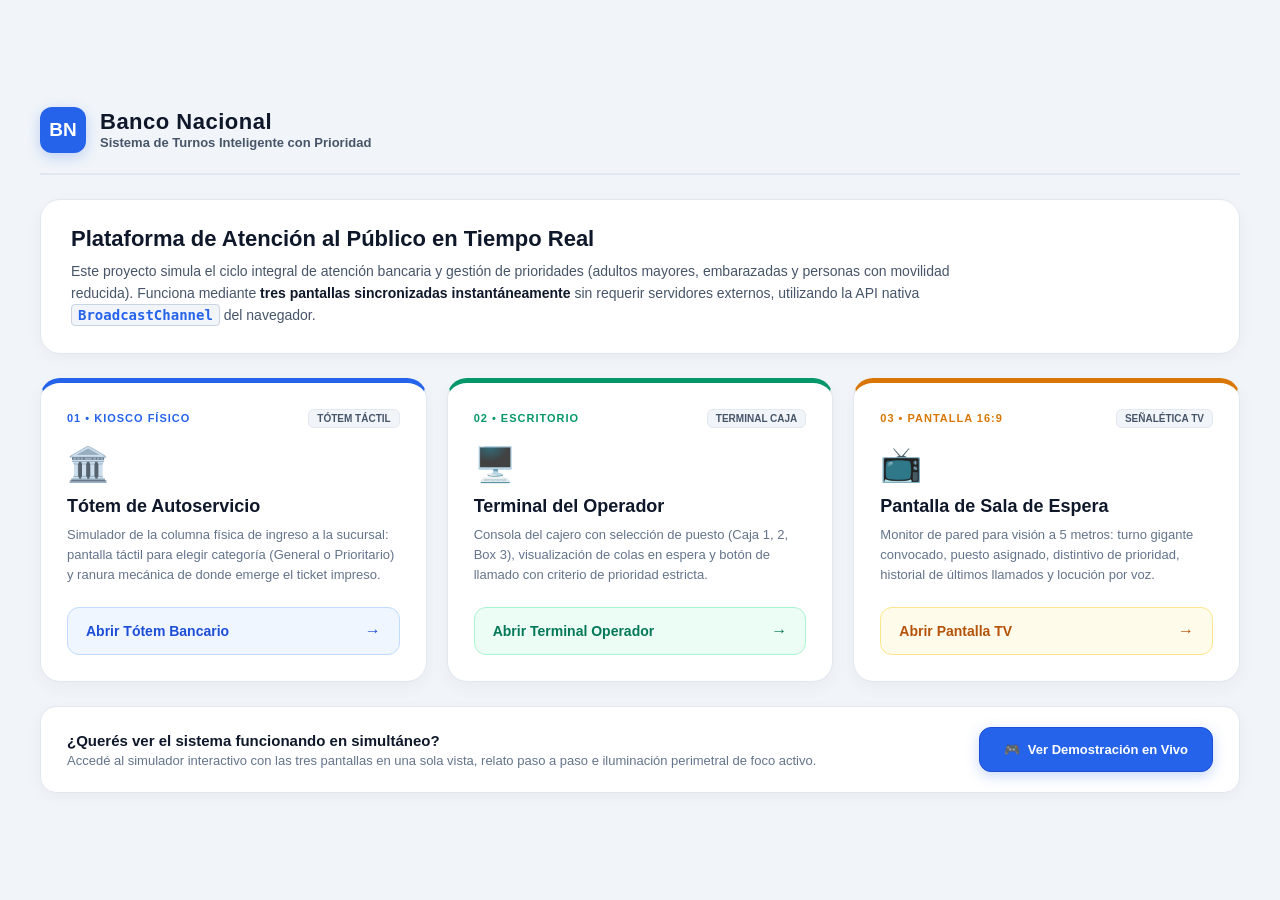
<file: index.html>
<!DOCTYPE html>
<html lang="es">
<head>
  <meta charset="UTF-8">
  <meta name="viewport" content="width=device-width, initial-scale=1.0">
  <title>Banco Nacional - Sistema de Turnos Inteligente</title>
  <link rel="stylesheet" href="style-index.css">
</head>
<body>

  <!-- CONTENEDOR PRINCIPAL: CSS GRID -->
  <main class="portal-layout">

    <!-- CABECERA INSTITUCIONAL (FLEXBOX) -->
    <header class="portal-header">
      <div class="brand-badge">
        <div class="brand-logo">BN</div>
        <div class="brand-text">
          <h1 class="brand-name">Banco Nacional</h1>
          <span class="system-subtitle">Sistema de Turnos Inteligente con Prioridad</span>
        </div>
      </div>
    </header>

    <!-- INTRODUCCIÓN Y CONTEXTO DEL PROYECTO -->
    <section class="intro-section">
      <h2 class="intro-title">Plataforma de Atención al Público en Tiempo Real</h2>
      <p class="intro-description">
        Este proyecto simula el ciclo integral de atención bancaria y gestión de prioridades (adultos mayores, embarazadas y personas con movilidad reducida).
        Funciona mediante <strong>tres pantallas sincronizadas instantáneamente</strong> sin requerir servidores externos, utilizando la API nativa <code>BroadcastChannel</code> del navegador.
      </p>
    </section>

    <!-- MATRIZ DE ACCESOS A LAS 3 VISTAS: CSS GRID -->
    <section class="cards-grid">

      <!-- TARJETA 1: TÓTEM BANCARIO (AUTOSERVICIO) -->
      <article class="view-card card-client">
        <div class="card-top">
          <span class="view-tag tag-client">01 &bull; Kiosco Físico</span>
          <span class="tech-tag">Tótem Táctil</span>
        </div>
        <div class="card-icon">🏛️</div>
        <h3 class="card-title">Tótem de Autoservicio</h3>
        <p class="card-description">
          Simulador de la columna física de ingreso a la sucursal: pantalla táctil para elegir categoría (General o Prioritario) y ranura mecánica de donde emerge el ticket impreso.
        </p>
        <a href="totem.html" target="_blank" rel="noopener noreferrer" class="card-btn btn-client">
          <span>Abrir Tótem Bancario</span>
          <span class="btn-arrow">&rarr;</span>
        </a>
      </article>

      <!-- TARJETA 2: OPERADOR (CAJA) -->
      <article class="view-card card-operator">
        <div class="card-top">
          <span class="view-tag tag-operator">02 &bull; Escritorio</span>
          <span class="tech-tag">Terminal Caja</span>
        </div>
        <div class="card-icon">🖥️</div>
        <h3 class="card-title">Terminal del Operador</h3>
        <p class="card-description">
          Consola del cajero con selección de puesto (Caja 1, 2, Box 3), visualización de colas en espera y botón de llamado con criterio de prioridad estricta.
        </p>
        <a href="operador.html" target="_blank" rel="noopener noreferrer" class="card-btn btn-operator">
          <span>Abrir Terminal Operador</span>
          <span class="btn-arrow">&rarr;</span>
        </a>
      </article>

      <!-- TARJETA 3: TV (SALA DE ESPERA) -->
      <article class="view-card card-tv">
        <div class="card-top">
          <span class="view-tag tag-tv">03 &bull; Pantalla 16:9</span>
          <span class="tech-tag">Señalética TV</span>
        </div>
        <div class="card-icon">📺</div>
        <h3 class="card-title">Pantalla de Sala de Espera</h3>
        <p class="card-description">
          Monitor de pared para visión a 5 metros: turno gigante convocado, puesto asignado, distintivo de prioridad, historial de últimos llamados y locución por voz.
        </p>
        <a href="tv.html" target="_blank" rel="noopener noreferrer" class="card-btn btn-tv">
          <span>Abrir Pantalla TV</span>
          <span class="btn-arrow">&rarr;</span>
        </a>
      </article>

    </section>

    <!-- BARRA DE ACCESO A LA DEMO INTEGRADA EN VIVO -->
    <section class="launch-strip">
      <div class="launch-info">
        <h4 class="launch-title">¿Querés ver el sistema funcionando en simultáneo?</h4>
        <p class="launch-subtitle">Accedé al simulador interactivo con las tres pantallas en una sola vista, relato paso a paso e iluminación perimetral de foco activo.</p>
      </div>
      <div>
        <a href="demo.html" target="_blank" rel="noopener noreferrer" class="btn-launch-all" style="text-decoration: none; display: inline-flex; align-items: center; gap: 8px;">
          <span>🎮</span>
          <span>Ver Demostración en Vivo</span>
        </a>
      </div>
    </section>

  </main>

</body>
</html>
</file>
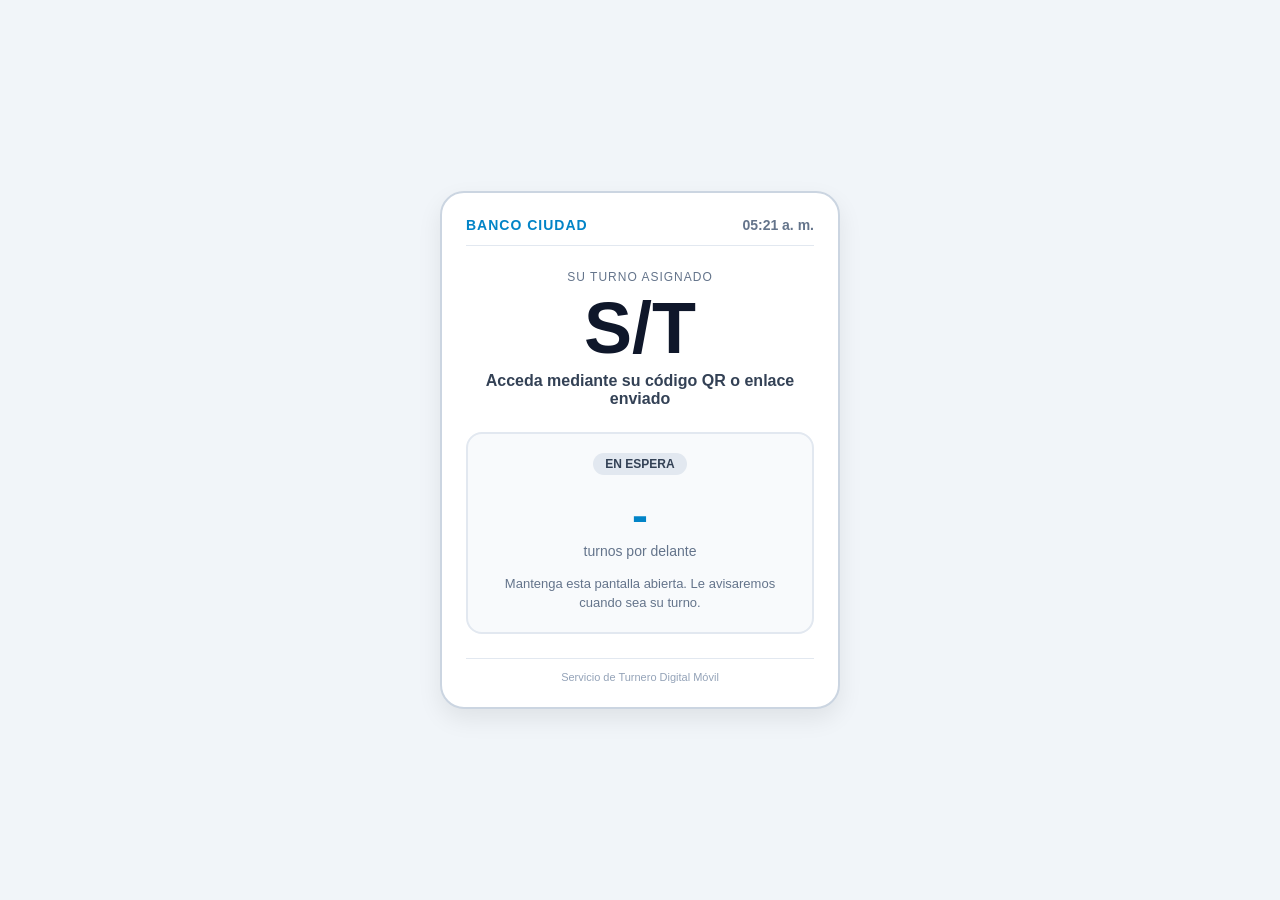
<file: cliente.html>
<!DOCTYPE html>
<html lang="es">
<head>
  <meta charset="UTF-8">
  <meta name="viewport" content="width=device-width, initial-scale=1.0">
  <title>Mi Turno - Banco Ciudad</title>
  <link rel="stylesheet" href="style-cliente.css">
</head>
<body>

  <main id="mobile-card" class="mobile-card">
    
    <!-- Encabezado Móvil -->
    <header class="mobile-header">
      <span class="bank-name">BANCO CIUDAD</span>
      <span id="cliente-clock" class="cliente-clock">12:00</span>
    </header>

    <!-- Información de Mi Turno -->
    <section class="turn-info-section">
      <p class="section-label">SU TURNO ASIGNADO</p>
      <h1 id="user-turn-number" class="user-turn-number">--</h1>
      <p id="user-turn-service" class="user-turn-service">Cargando servicio...</p>
    </section>

    <!-- Estado y Contador de Espera -->
    <section id="status-box" class="status-box status-waiting">
      <div class="status-header">
        <span id="status-badge" class="status-badge">En Espera</span>
      </div>

      <div id="waiting-counter-container" class="waiting-counter-container">
        <span class="counter-number" id="turns-ahead-count">-</span>
        <span class="counter-label" id="turns-ahead-label">turnos por delante</span>
      </div>

      <p id="status-message" class="status-message">
        Mantenga esta pantalla abierta. Le avisaremos cuando sea su turno.
      </p>

      <div id="destination-box" class="destination-box" style="display: none;">
        <span class="destination-label">POR FAVOR DIRÍJASE A:</span>
        <span id="destination-puesto" class="destination-puesto">Puesto --</span>
      </div>
    </section>

    <!-- Pie de página con recomendación -->
    <footer class="mobile-footer">
      <p>Servicio de Turnero Digital Móvil</p>
    </footer>

  </main>

  <script src="cliente.js"></script>
</body>
</html>
</file>
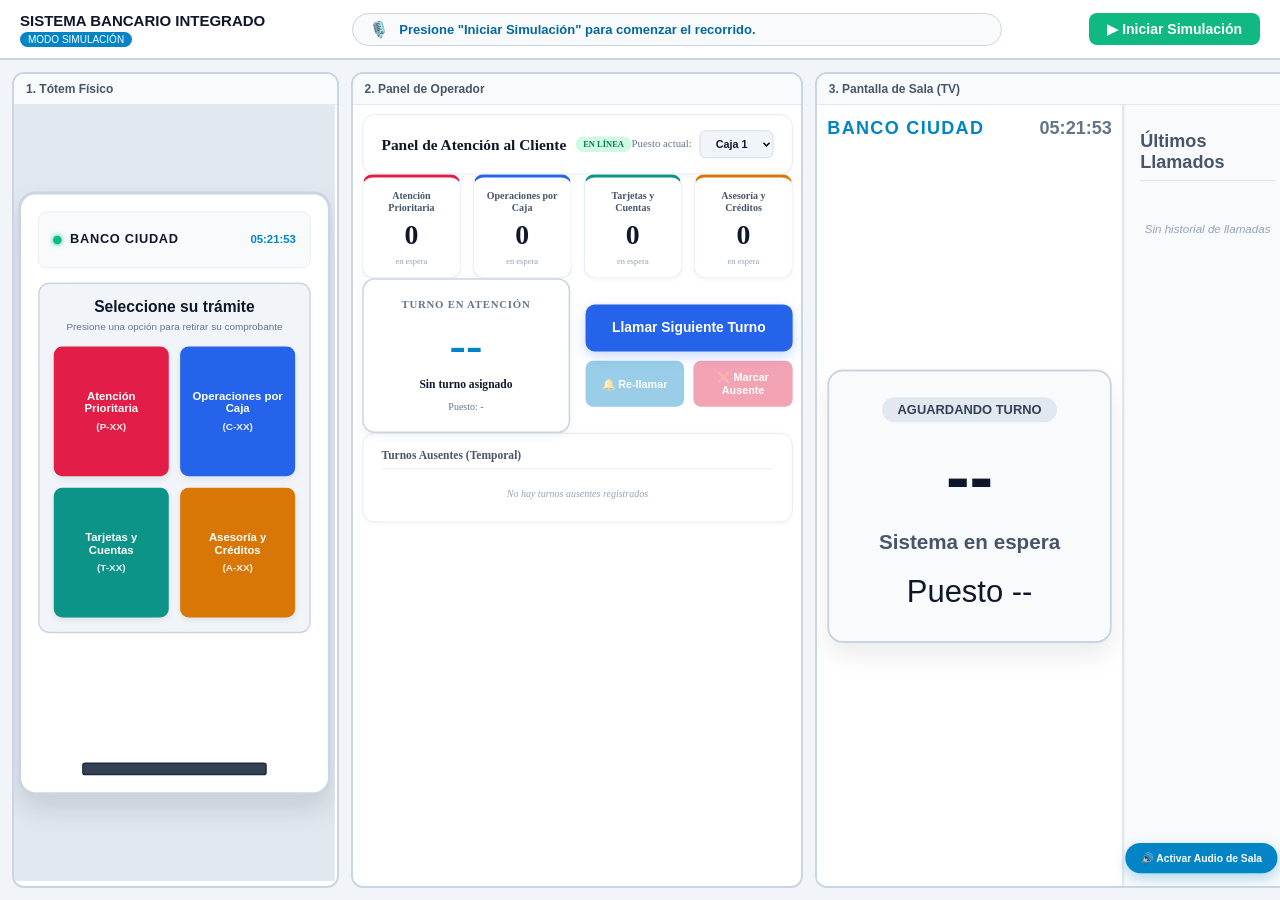
<file: demo.html>
<!DOCTYPE html>
<html lang="es">
<head>
  <meta charset="UTF-8">
  <meta name="viewport" content="width=device-width, initial-scale=1.0">
  <title>Demostración Integrada - Turnero Bancario</title>
  <link rel="stylesheet" href="style-demo.css">
</head>
<body>

  <!-- Barra superior con estado y narrador en tiempo real -->
  <header class="demo-navbar">
    <div class="demo-title">
      <h2>SISTEMA BANCARIO INTEGRADO</h2>
      <span class="status-tag">Modo Simulación</span>
    </div>

    <!-- Banner Narrador -->
    <div id="demo-narrator" class="demo-narrator">
      <span class="narrator-icon">🎙️</span>
      <p id="narrator-text">Presione "Iniciar Simulación" para comenzar el recorrido.</p>
    </div>

    <!-- Botón de disparo de la secuencia -->
    <button type="button" id="btn-start-demo" class="btn-start">
      ▶ Iniciar Simulación
    </button>
  </header>

  <!-- Layout de 3 Columnas Asimétricas -->
  <main class="demo-grid">
    
    <!-- Columna 1: Tótem -->
    <div id="wrapper-totem" class="frame-wrapper glow-totem">
      <div class="frame-label">1. Tótem Físico</div>
      <div class="iframe-container">
        <iframe id="frame-totem" src="totem.html" title="Tótem Bancario" scrolling="no"></iframe>
      </div>
    </div>

    <!-- Columna 2: Operador -->
    <div id="wrapper-operador" class="frame-wrapper glow-operador">
      <div class="frame-label">2. Panel de Operador</div>
      <div class="iframe-container">
        <iframe id="frame-operador" src="operador.html" title="Panel Operador" scrolling="no"></iframe>
      </div>
    </div>

    <!-- Columna 3: TV -->
    <div id="wrapper-tv" class="frame-wrapper glow-tv">
      <div class="frame-label">3. Pantalla de Sala (TV)</div>
      <div class="iframe-container">
        <iframe id="frame-tv" src="tv.html" title="Pantalla TV" scrolling="no"></iframe>
      </div>
    </div>

  </main>

  <script src="demo.js"></script>
</body>
</html>
</file>
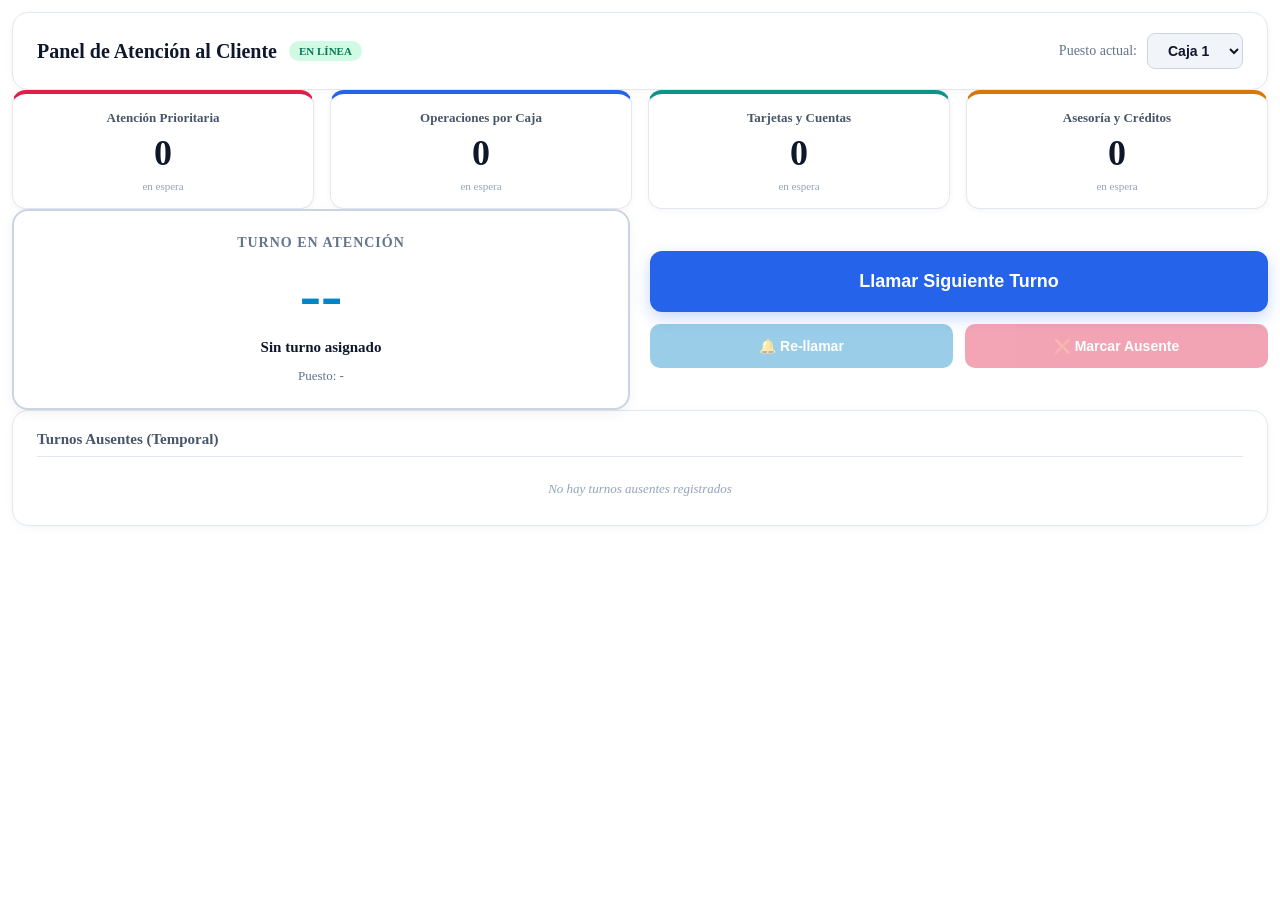
<file: operador.html>
<!DOCTYPE html>
<html lang="es">
<head>
  <meta charset="UTF-8">
  <meta name="viewport" content="width=device-width, initial-scale=1.0">
  <title>Panel de Operador - Banco Ciudad</title>
  <link rel="stylesheet" href="style-operador.css">
</head>
<body>

  <main class="operator-container">
    
    <!-- Encabezado y Selector de Puesto -->
    <header class="operator-header">
      <div class="header-info">
        <h1>Panel de Atención al Cliente</h1>
        <span class="status-badge">En línea</span>
      </div>
      
      <div class="puesto-selector-wrapper">
        <label for="select-caja">Puesto actual:</label>
        <select id="select-caja">
          <option value="Caja 1">Caja 1</option>
          <option value="Caja 2">Caja 2</option>
          <option value="Box 1">Box 1</option>
          <option value="Box 2">Box 2</option>
        </select>
      </div>
    </header>

    <!-- Telemetría de Colas (4 Tarjetas) -->
    <section class="queues-telemetry">
      <div class="telemetry-card card-priority">
        <h3>Atención Prioritaria</h3>
        <p class="queue-count" id="count-prioritaria">0</p>
        <span class="queue-label">en espera</span>
      </div>

      <div class="telemetry-card card-cashier">
        <h3>Operaciones por Caja</h3>
        <p class="queue-count" id="count-caja">0</p>
        <span class="queue-label">en espera</span>
      </div>

      <div class="telemetry-card card-cards">
        <h3>Tarjetas y Cuentas</h3>
        <p class="queue-count" id="count-tarjetas">0</p>
        <span class="queue-label">en espera</span>
      </div>

      <div class="telemetry-card card-advisory">
        <h3>Asesoría y Créditos</h3>
        <p class="queue-count" id="count-asesoria">0</p>
        <span class="queue-label">en espera</span>
      </div>
    </section>

    <!-- Panel de Llamado y Turno en Atención -->
    <section class="call-control-panel">
      
      <!-- Recuadro del Turno Actualmente en Atención -->
      <div class="current-turn-card">
        <h2>Turno en Atención</h2>
        <div id="display-turno-actual" class="turn-display">--</div>
        <div id="display-servicio-actual" class="service-display">Sin turno asignado</div>
        <div id="display-puesto-actual" class="puesto-display">Puesto: -</div>
      </div>

      <!-- Acciones del Operador -->
      <div class="actions-panel">
        <button type="button" id="btn-llamar" class="btn-primary-call">
          Llamar Siguiente Turno
        </button>

        <div class="secondary-actions">
          <button type="button" id="btn-rellamar" class="btn-secondary" disabled>
            🔔 Re-llamar
          </button>
          <button type="button" id="btn-ausente" class="btn-danger" disabled>
            ❌ Marcar Ausente
          </button>
        </div>
      </div>

    </section>

    <!-- Sección de Gestión de Turnos Ausentes -->
    <section class="absent-management-panel">
      <h2>Turnos Ausentes (Temporal)</h2>
      <ul id="lista-ausentes" class="absent-list">
        <li class="absent-empty">No hay turnos ausentes registrados</li>
      </ul>
    </section>

  </main>

  <script src="operador.js"></script>
</body>
</html>
</file>
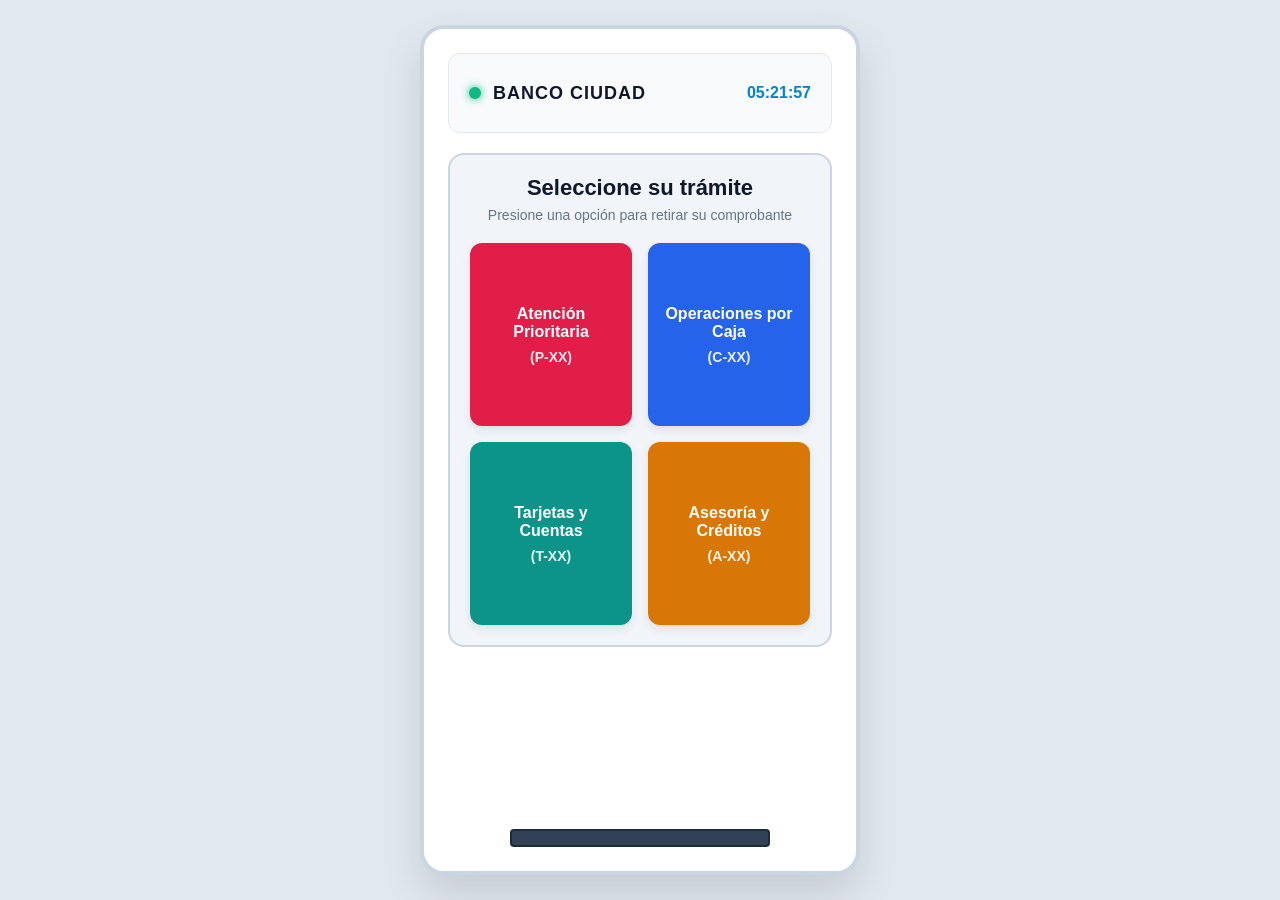
<file: totem.html>
<!DOCTYPE html>
<html lang="es">
<head>
  <meta charset="UTF-8">
  <meta name="viewport" content="width=device-width, initial-scale=1.0">
  <title>Tótem Bancario - Autoservicio</title>
  <link rel="stylesheet" href="style-totem.css">
</head>
<body>

  <!-- Chasis central vertical del Tótem -->
  <main id="totem-chassis">
    
    <!-- Cabezal del tótem -->
    <header class="totem-header">
      <div class="brand-logo">
        <span class="led-indicator"></span>
        <h2>BANCO CIUDAD</h2>
      </div>
      <div id="totem-clock" class="totem-clock">12:00:00</div>
    </header>

    <!-- Pantalla táctil -->
    <section class="screen-container">
      <div class="screen-header">
        <h1>Seleccione su trámite</h1>
        <p>Presione una opción para retirar su comprobante</p>
      </div>

      <!-- Grilla 2x2 para los 4 botones de servicio -->
      <div class="services-grid">
        <button type="button" class="service-btn btn-priority" data-servicio="priority">
          <span class="service-title">Atención Prioritaria</span>
          <span class="service-code">(P-XX)</span>
        </button>

        <button type="button" class="service-btn btn-cashier" data-servicio="cashier">
          <span class="service-title">Operaciones por Caja</span>
          <span class="service-code">(C-XX)</span>
        </button>

        <button type="button" class="service-btn btn-cards" data-servicio="cards">
          <span class="service-title">Tarjetas y Cuentas</span>
          <span class="service-code">(T-XX)</span>
        </button>

        <button type="button" class="service-btn btn-advisory" data-servicio="advisory">
          <span class="service-title">Asesoría y Créditos</span>
          <span class="service-code">(A-XX)</span>
        </button>
      </div>
    </section>

    <!-- Ranura mecánica inferior con ticket impreso -->
    <footer class="dispenser-area">
      <div id="dispenser-slot">
        <div id="ticket-impreso">
          <div class="ticket-header">BANCO CIUDAD</div>
          <span id="ticket-badge" class="ticket-badge">GENERAL</span>
          <div id="ticket-numero" class="ticket-number">C-00</div>
          <div id="ticket-servicio" class="ticket-info">Seleccione un trámite</div>
          <div id="ticket-espera" class="ticket-espera">Tiempo de espera est.: ~0 min</div>
          <div id="ticket-fechahora" class="ticket-fechahora">--/--/---- --:--</div>
          <div class="ticket-footer">Espere su turno en pantalla</div>
        </div>
      </div>
    </footer>

  </main>

  <script src="totem.js"></script>
</body>
</html>
</file>
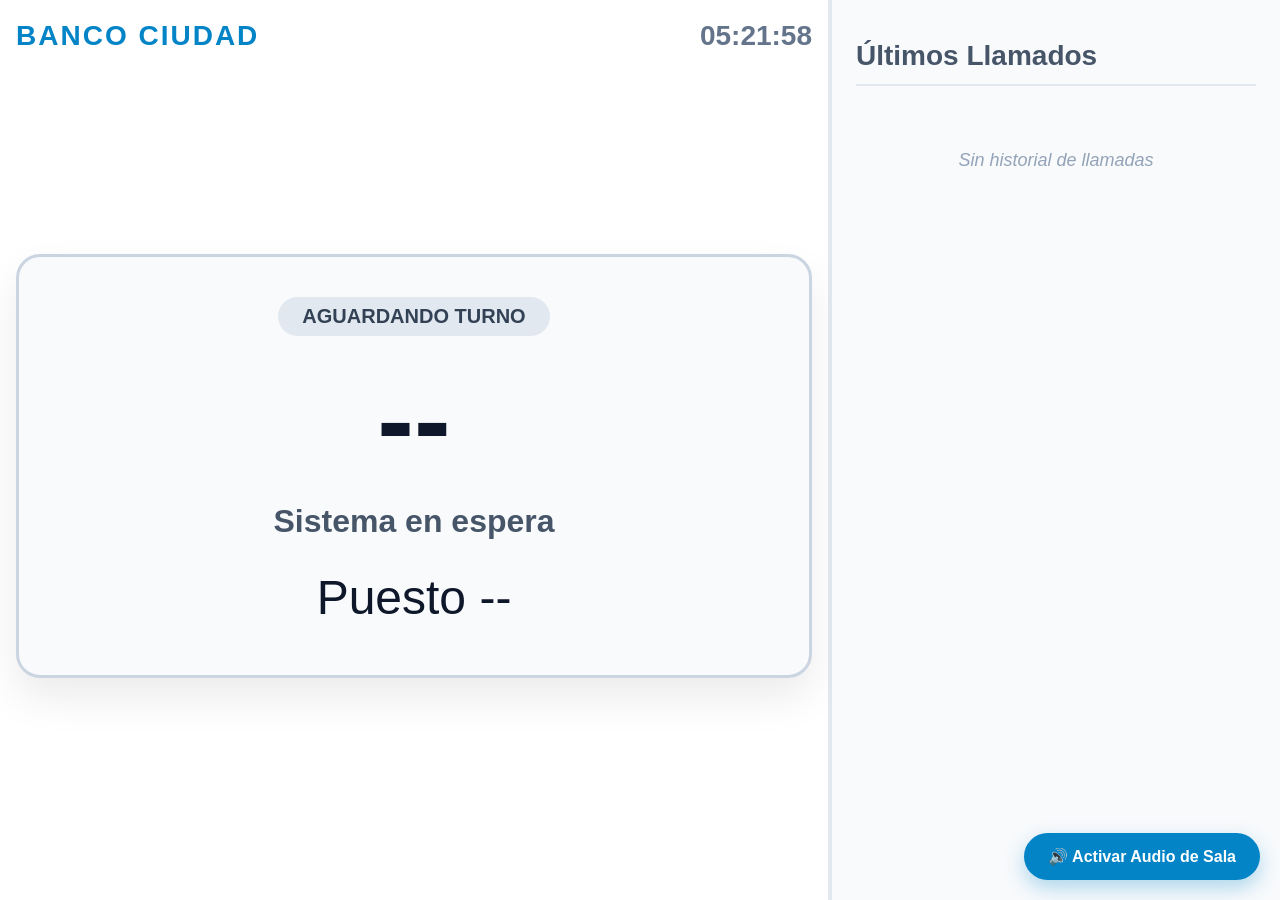
<file: tv.html>
<!DOCTYPE html>
<html lang="es">
<head>
  <meta charset="UTF-8">
  <meta name="viewport" content="width=device-width, initial-scale=1.0">
  <title>Pantalla TV - Turnos Llamados</title>
  <link rel="stylesheet" href="style-tv.css">
</head>
<body>

  <!-- Botón flotante para desbloquear la síntesis de voz del navegador -->
  <button id="btn-audio" class="btn-audio-floats">
    🔊 Activar Audio de Sala
  </button>

  <div id="tv-container">
    
    <!-- Zona Principal Hero (65% del ancho) -->
    <main class="hero-zone">
      <header class="hero-header">
        <span class="bank-title">BANCO CIUDAD</span>
        <span id="tv-clock" class="tv-clock">12:00:00</span>
      </header>

      <section class="hero-content">
        <div id="hero-card" class="hero-card">
          <span id="tv-badge" class="tv-badge">AGUARDANDO TURNO</span>
          <h1 id="tv-numero" class="tv-numero">--</h1>
          <p id="tv-servicio" class="tv-servicio">Sistema en espera</p>
          <div id="tv-destino" class="tv-destino">Puesto --</div>
        </div>
      </section>
    </main>

    <!-- Zona Lateral Historial (35% del ancho) -->
    <aside class="history-zone">
      <h2 class="history-title">Últimos Llamados</h2>
      <ul id="history-list" class="history-list">
        <li class="history-empty">Sin historial de llamadas</li>
      </ul>
    </aside>

  </div>

  <script src="tv.js"></script>
</body>
</html>
</file>
<file: style-index.css>
/* ==========================================================================
   ESTILOS: PORTADA PRINCIPAL (INDEX.HTML) - TEMA CLARO DE DÍA
   Reglas: Grid exterior, Flexbox interior, px y %, colores directos sin variables
   ========================================================================== */

* {
  box-sizing: border-box;
  margin: 0;
  padding: 0;
}

body {
  font-family: -apple-system, BlinkMacSystemFont, "Segoe UI", Roboto, "Helvetica Neue", Arial, sans-serif;
  background-color: #f1f5f9;
  color: #0f172a;
  min-height: 100vh;
  display: flex;
  align-items: center;
  justify-content: center;
  padding: 30px 20px;
  -webkit-font-smoothing: antialiased;
}

/* LAYOUT GENERAL: CSS GRID */
.portal-layout {
  width: 100%;
  max-width: 1200px;
  display: grid;
  grid-template-rows: auto auto 1fr auto;
  row-gap: 24px;
}

/* CABECERA (FLEXBOX) */
.portal-header {
  display: flex;
  justify-content: space-between;
  align-items: center;
  border-bottom: 2px solid #e2e8f0;
  padding-bottom: 20px;
}

.brand-badge {
  display: flex;
  align-items: center;
  gap: 14px;
}

.brand-logo {
  width: 46px;
  height: 46px;
  background-color: #2563eb;
  border-radius: 12px;
  display: flex;
  align-items: center;
  justify-content: center;
  font-size: 19px;
  font-weight: 900;
  color: #ffffff;
  box-shadow: 0 4px 14px rgba(37, 99, 235, 0.25);
}

.brand-text {
  display: flex;
  flex-direction: column;
}

.brand-name {
  font-size: 22px;
  font-weight: 900;
  color: #0f172a;
  letter-spacing: 0.5px;
}

.system-subtitle {
  font-size: 13px;
  color: #475569;
  font-weight: 600;
}

/* SECCIÓN INTRODUCCIÓN (FLEXBOX) */
.intro-section {
  background-color: #ffffff;
  border: 1px solid #e2e8f0;
  border-radius: 20px;
  padding: 26px 30px;
  display: flex;
  flex-direction: column;
  gap: 8px;
  box-shadow: 0 4px 16px rgba(0, 0, 0, 0.04);
}

.intro-title {
  font-size: 22px;
  font-weight: 800;
  color: #0f172a;
}

.intro-description {
  font-size: 14px;
  line-height: 1.6;
  color: #475569;
  max-width: 900px;
}

.intro-description strong {
  color: #0f172a;
}

.intro-description code {
  font-family: monospace;
  background-color: #f1f5f9;
  padding: 2px 6px;
  border-radius: 4px;
  color: #2563eb;
  border: 1px solid #cbd5e1;
  font-weight: 700;
}

/* MATRIZ DE TARJETAS: CSS GRID (3 COLUMNAS) */
.cards-grid {
  display: grid;
  grid-template-columns: repeat(3, 1fr);
  column-gap: 20px;
}

.view-card {
  background-color: #ffffff;
  border: 1px solid #e2e8f0;
  border-radius: 20px;
  padding: 26px;
  display: flex;
  flex-direction: column;
  justify-content: space-between;
  box-shadow: 0 6px 18px rgba(0, 0, 0, 0.04);
  transition: transform 0.2s ease, box-shadow 0.2s ease;
}

.view-card:hover {
  transform: translateY(-4px);
  box-shadow: 0 12px 28px rgba(0, 0, 0, 0.08);
}

.card-client {
  border-top: 5px solid #2563eb;
}

.card-operator {
  border-top: 5px solid #059669;
}

.card-tv {
  border-top: 5px solid #d97706;
}

.card-top {
  display: flex;
  justify-content: space-between;
  align-items: center;
  margin-bottom: 16px;
}

.view-tag {
  font-size: 11px;
  font-weight: 800;
  letter-spacing: 1px;
  text-transform: uppercase;
}

.tag-client {
  color: #2563eb;
}

.tag-operator {
  color: #059669;
}

.tag-tv {
  color: #d97706;
}

.tech-tag {
  font-size: 10px;
  background-color: #f1f5f9;
  border: 1px solid #e2e8f0;
  padding: 3px 8px;
  border-radius: 6px;
  color: #475569;
  font-weight: 700;
  text-transform: uppercase;
}

.card-icon {
  font-size: 34px;
  margin-bottom: 12px;
}

.card-title {
  font-size: 18px;
  font-weight: 800;
  color: #0f172a;
  margin-bottom: 8px;
}

.card-description {
  font-size: 13px;
  line-height: 1.55;
  color: #64748b;
  margin-bottom: 22px;
  flex: 1;
}

/* BOTONES DE ENLACE DIRECTO (FLEXBOX) */
.card-btn {
  text-decoration: none;
  border-radius: 12px;
  padding: 14px 18px;
  font-size: 14px;
  font-weight: 800;
  display: flex;
  justify-content: space-between;
  align-items: center;
  transition: background-color 0.15s ease, transform 0.15s ease;
  user-select: none;
}

.card-btn:active {
  transform: translateY(2px);
}

.btn-client {
  background-color: #eff6ff;
  border: 1px solid #bfdbfe;
  color: #1d4ed8;
}

.btn-client:hover {
  background-color: #2563eb;
  color: #ffffff;
  border-color: #2563eb;
}

.btn-operator {
  background-color: #ecfdf5;
  border: 1px solid #a7f3d0;
  color: #047857;
}

.btn-operator:hover {
  background-color: #059669;
  color: #ffffff;
  border-color: #059669;
}

.btn-tv {
  background-color: #fffbeb;
  border: 1px solid #fde68a;
  color: #b45309;
}

.btn-tv:hover {
  background-color: #d97706;
  color: #ffffff;
  border-color: #d97706;
}

.btn-arrow {
  font-size: 16px;
  font-weight: 900;
}

/* BARRA DE LANZAMIENTO COMPLETO (FLEXBOX) */
.launch-strip {
  background-color: #ffffff;
  border: 1px solid #e2e8f0;
  border-radius: 16px;
  padding: 20px 26px;
  display: flex;
  justify-content: space-between;
  align-items: center;
  box-shadow: 0 4px 16px rgba(0, 0, 0, 0.04);
}

.launch-info {
  display: flex;
  flex-direction: column;
  gap: 4px;
}

.launch-title {
  font-size: 15px;
  font-weight: 800;
  color: #0f172a;
}

.launch-subtitle {
  font-size: 13px;
  color: #64748b;
}

.btn-launch-all {
  background-color: #2563eb;
  border: 1px solid #1d4ed8;
  color: #ffffff;
  border-radius: 12px;
  padding: 14px 24px;
  font-size: 13px;
  font-weight: 800;
  cursor: pointer;
  box-shadow: 0 4px 14px rgba(37, 99, 235, 0.25);
  transition: all 0.15s ease;
  white-space: nowrap;
}

.btn-launch-all:hover {
  background-color: #1d4ed8;
  box-shadow: 0 6px 18px rgba(37, 99, 235, 0.35);
}

.btn-launch-all:active {
  transform: translateY(2px);
}

/* RESPONSIVE MEDIA QUERIES */
@media (max-width: 960px) {
  .cards-grid {
    grid-template-columns: 100%;
    row-gap: 16px;
  }

  .launch-strip {
    flex-direction: column;
    align-items: flex-start;
    gap: 14px;
  }

  .btn-launch-all {
    width: 100%;
    text-align: center;
  }
}

@media (max-width: 600px) {
  body {
    padding: 16px;
  }

  .portal-header {
    flex-direction: column;
    align-items: flex-start;
    gap: 12px;
  }
}
</file>
<file: style-cliente.css>
* {
    box-sizing: border-box;
    margin: 0;
    padding: 0;
  }
  
  body {
    background-color: #f1f5f9;
    font-family: Arial, sans-serif;
    color: #0f172a;
    min-height: 100vh;
    display: flex;
    justify-content: center;
    align-items: center;
    padding: 16px;
  }
  
  .mobile-card {
    width: 100%;
    max-width: 400px;
    background-color: #ffffff;
    border: 2px solid #cbd5e1;
    border-radius: 24px;
    padding: 24px;
    display: flex;
    flex-direction: column;
    gap: 24px;
    box-shadow: 0px 10px 25px rgba(0, 0, 0, 0.08);
    transition: background-color 0.4s ease, border-color 0.4s ease, box-shadow 0.4s ease;
  }
  
  .mobile-header {
    display: flex;
    justify-content: space-between;
    align-items: center;
    border-bottom: 1px solid #e2e8f0;
    padding-bottom: 12px;
  }
  
  .bank-name {
    font-size: 14px;
    font-weight: bold;
    letter-spacing: 1px;
    color: #0284c7;
  }
  
  .cliente-clock {
    font-size: 14px;
    color: #64748b;
    font-weight: bold;
  }
  
  .turn-info-section {
    text-align: center;
    display: flex;
    flex-direction: column;
    align-items: center;
    gap: 8px;
  }
  
  .section-label {
    font-size: 12px;
    color: #64748b;
    letter-spacing: 1px;
  }
  
  .user-turn-number {
    font-size: 72px;
    font-weight: 900;
    color: #0f172a;
    line-height: 1;
  }
  
  .user-turn-service {
    font-size: 16px;
    color: #334155;
    font-weight: 600;
  }
  
  .status-box {
    background-color: #f8fafc;
    border-radius: 16px;
    padding: 20px;
    text-align: center;
    display: flex;
    flex-direction: column;
    align-items: center;
    gap: 16px;
    border: 2px solid #e2e8f0;
    transition: background-color 0.3s ease, border-color 0.3s ease;
  }
  
  .status-badge {
    font-size: 12px;
    font-weight: bold;
    padding: 4px 12px;
    border-radius: 12px;
    background-color: #e2e8f0;
    color: #334155;
    text-transform: uppercase;
  }
  
  .waiting-counter-container {
    display: flex;
    flex-direction: column;
    align-items: center;
  }
  
  .counter-number {
    font-size: 48px;
    font-weight: 900;
    color: #0284c7;
  }
  
  .counter-label {
    font-size: 14px;
    color: #64748b;
  }
  
  .status-message {
    font-size: 13px;
    color: #64748b;
    line-height: 1.4;
  }
  
  .destination-box {
    display: flex;
    flex-direction: column;
    align-items: center;
    gap: 6px;
    width: 100%;
  }
  
  .destination-label {
    font-size: 12px;
    color: #ffffff;
    font-weight: bold;
  }
  
  .destination-puesto {
    font-size: 32px;
    font-weight: 900;
    color: #0f172a;
    background-color: #ffffff;
    padding: 8px 24px;
    border-radius: 12px;
    width: 100%;
  }
  
  .mobile-footer {
    text-align: center;
    font-size: 11px;
    color: #94a3b8;
    border-top: 1px solid #e2e8f0;
    padding-top: 12px;
  }
  
  /* Estado Alerta al ser convocado */
  .mobile-card.status-called {
    background-color: #16a34a;
    border-color: #22c55e;
    box-shadow: 0px 0px 30px rgba(34, 197, 94, 0.5);
    animation: pulso-llamado-movil 1.2s infinite alternate;
  }
  
  .mobile-card.status-called .user-turn-number,
  .mobile-card.status-called .user-turn-service,
  .mobile-card.status-called .bank-name,
  .mobile-card.status-called .cliente-clock,
  .mobile-card.status-called .section-label {
    color: #ffffff;
  }
  
  .mobile-card.status-called .status-box {
    background-color: rgba(255, 255, 255, 0.2);
    border-color: #86efac;
  }
  
  .mobile-card.status-called .status-badge {
    background-color: #ffffff;
    color: #15803d;
  }
  
  .mobile-card.status-called .status-message {
    color: #ffffff;
    font-weight: bold;
    font-size: 15px;
  }
  
  @keyframes pulso-llamado-movil {
    0% { transform: scale(1); }
    100% { transform: scale(1.02); }
  }
</file>
<file: style-demo.css>
* {
  box-sizing: border-box;
  margin: 0;
  padding: 0;
}

body {
  background-color: #f1f5f9;
  font-family: Arial, sans-serif;
  color: #0f172a;
  height: 100vh;
  display: flex;
  flex-direction: column;
  overflow: hidden;
}

/* Navbar */
.demo-navbar {
  height: 60px;
  background-color: #ffffff;
  border-bottom: 2px solid #cbd5e1;
  padding: 0 20px;
  display: flex;
  align-items: center;
  justify-content: space-between;
  gap: 16px;
  flex-shrink: 0;
}

.demo-title h2 {
  font-size: 15px;
  color: #0f172a;
}

.status-tag {
  font-size: 10px;
  background-color: #0284c7;
  color: #ffffff;
  padding: 2px 8px;
  border-radius: 10px;
  text-transform: uppercase;
}

.demo-narrator {
  flex: 1;
  max-width: 650px;
  background-color: #f8fafc;
  border: 1px solid #cbd5e1;
  border-radius: 30px;
  padding: 6px 16px;
  display: flex;
  align-items: center;
  gap: 10px;
}

#narrator-text {
  font-size: 13px;
  color: #0369a1;
  font-weight: bold;
}

.btn-start {
  background-color: #10b981;
  color: #ffffff;
  border: none;
  padding: 8px 18px;
  border-radius: 8px;
  font-size: 14px;
  font-weight: bold;
  cursor: pointer;
}

.btn-start:hover {
  background-color: #059669;
}

/* Layout de 3 Columnas */
.demo-grid {
  flex: 1;
  display: grid;
  grid-template-columns: 26% 36% 38%;
  gap: 12px;
  padding: 12px;
  height: calc(100vh - 60px);
}

.frame-wrapper {
  position: relative;
  background-color: #ffffff;
  border-radius: 12px;
  border: 2px solid #cbd5e1;
  overflow: hidden;
  display: flex;
  flex-direction: column;
  transition: box-shadow 0.3s ease, border-color 0.3s ease;
}

.frame-label {
  background-color: #f8fafc;
  padding: 8px 12px;
  font-size: 12px;
  font-weight: bold;
  color: #475569;
  border-bottom: 1px solid #e2e8f0;
  flex-shrink: 0;
}

/* Escalado Vectorial para la vista dentro del iFrame */
.iframe-container {
  flex: 1;
  width: 100%;
  height: 100%;
  overflow: hidden;
  position: relative;
}

/* 1. Tótem: Escalado ajustado */
#frame-totem {
  width: 140%;
  height: 140%;
  transform: scale(0.71);
  transform-origin: 0 0;
  border: none;
}

/* 2. Operador: Escalado ajustado */
#frame-operador {
  width: 130%;
  height: 130%;
  transform: scale(0.77);
  transform-origin: 0 0;
  border: none;
}

/* 3. TV: Escalado ajustado para mantener 16:9 completo sin recortes */
#frame-tv {
  width: 155%;
  height: 155%;
  transform: scale(0.645);
  transform-origin: 0 0;
  border: none;
}

/* Glow */
.glow-totem.active-glow {
  border-color: #0284c7;
  box-shadow: 0px 0px 20px rgba(2, 132, 199, 0.5);
}

.glow-operador.active-glow {
  border-color: #10b981;
  box-shadow: 0px 0px 20px rgba(16, 185, 129, 0.5);
}

.glow-tv.active-glow {
  border-color: #f59e0b;
  box-shadow: 0px 0px 20px rgba(245, 158, 11, 0.5);
}
</file>
<file: style-operador.css>
* {
  box-sizing: border-box;
  margin: 0;
  padding: 0;
}

body {
  padding: 12px;
  overflow: hidden;
}

.operator-container {
  gap: 12px;
}

.turn-display {
  font-size: 48px;
}

/* Encabezado */
.operator-header {
  background-color: #ffffff;
  border: 1px solid #e2e8f0;
  border-radius: 16px;
  padding: 20px 24px;
  display: flex;
  justify-content: space-between;
  align-items: center;
  box-shadow: 0px 2px 8px rgba(0, 0, 0, 0.04);
}

.header-info {
  display: flex;
  align-items: center;
  gap: 12px;
}

.header-info h1 {
  font-size: 20px;
  color: #0f172a;
}

.status-badge {
  font-size: 11px;
  font-weight: bold;
  background-color: #d1fae5;
  color: #047857;
  padding: 4px 10px;
  border-radius: 12px;
  text-transform: uppercase;
}

.puesto-selector-wrapper {
  display: flex;
  align-items: center;
  gap: 10px;
}

.puesto-selector-wrapper label {
  font-size: 14px;
  color: #64748b;
}

.puesto-selector-wrapper select {
  background-color: #f1f5f9;
  color: #0f172a;
  border: 1px solid #cbd5e1;
  padding: 8px 16px;
  border-radius: 8px;
  font-size: 14px;
  font-weight: bold;
  cursor: pointer;
  outline: none;
}

/* Telemetría de Colas */
.queues-telemetry {
  display: grid;
  grid-template-columns: repeat(4, 1fr);
  gap: 16px;
}

.telemetry-card {
  background-color: #ffffff;
  border: 1px solid #e2e8f0;
  border-radius: 14px;
  padding: 16px;
  display: flex;
  flex-direction: column;
  align-items: center;
  gap: 6px;
  text-align: center;
  box-shadow: 0px 2px 6px rgba(0, 0, 0, 0.04);
}

.telemetry-card h3 {
  font-size: 13px;
  color: #475569;
}

.queue-count {
  font-size: 36px;
  font-weight: 900;
  color: #0f172a;
}

.queue-label {
  font-size: 11px;
  color: #94a3b8;
}

.card-priority { border-top: 4px solid #e11d48; }
.card-cashier  { border-top: 4px solid #2563eb; }
.card-cards    { border-top: 4px solid #0d9488; }
.card-advisory { border-top: 4px solid #d97706; }

/* Panel de Llamado */
.call-control-panel {
  display: grid;
  grid-template-columns: 1fr 1fr;
  gap: 20px;
}

.current-turn-card {
  background-color: #ffffff;
  border: 2px solid #cbd5e1;
  border-radius: 16px;
  padding: 24px;
  display: flex;
  flex-direction: column;
  align-items: center;
  gap: 12px;
  text-align: center;
  box-shadow: 0px 4px 12px rgba(0, 0, 0, 0.05);
}

.current-turn-card h2 {
  font-size: 14px;
  color: #64748b;
  letter-spacing: 1px;
  text-transform: uppercase;
}

.turn-display {
  font-size: 64px;
  font-weight: 900;
  color: #0284c7;
  line-height: 1;
}

.service-display {
  font-size: 15px;
  color: #0f172a;
  font-weight: 600;
}

.puesto-display {
  font-size: 13px;
  color: #64748b;
}

/* Botones */
.actions-panel {
  display: flex;
  flex-direction: column;
  gap: 12px;
  justify-content: center;
}

.btn-primary-call {
  background-color: #2563eb;
  color: #ffffff;
  border: none;
  border-radius: 12px;
  padding: 20px;
  font-size: 18px;
  font-weight: bold;
  cursor: pointer;
  box-shadow: 0px 6px 16px rgba(37, 99, 235, 0.25);
  transition: background-color 0.2s ease, transform 0.1s ease;
}

.btn-primary-call:hover {
  background-color: #1d4ed8;
}

.btn-primary-call:active {
  transform: scale(0.98);
}

.secondary-actions {
  display: grid;
  grid-template-columns: 1fr 1fr;
  gap: 12px;
}

.btn-secondary {
  background-color: #0284c7;
  color: #ffffff;
  border: none;
  border-radius: 10px;
  padding: 14px;
  font-size: 14px;
  font-weight: bold;
  cursor: pointer;
  transition: background-color 0.2s ease;
}

.btn-secondary:hover:not(:disabled) {
  background-color: #0369a1;
}

.btn-danger {
  background-color: #e11d48;
  color: #ffffff;
  border: none;
  border-radius: 10px;
  padding: 14px;
  font-size: 14px;
  font-weight: bold;
  cursor: pointer;
  transition: background-color 0.2s ease;
}

.btn-danger:hover:not(:disabled) {
  background-color: #be123c;
}

button:disabled {
  opacity: 0.4;
  cursor: not-allowed;
  box-shadow: none;
}

/* Panel de Ausentes */
.absent-management-panel {
  background-color: #ffffff;
  border: 1px solid #e2e8f0;
  border-radius: 16px;
  padding: 20px 24px;
  display: flex;
  flex-direction: column;
  gap: 16px;
  box-shadow: 0px 2px 8px rgba(0, 0, 0, 0.04);
}

.absent-management-panel h2 {
  font-size: 15px;
  color: #475569;
  border-bottom: 1px solid #e2e8f0;
  padding-bottom: 8px;
}

.absent-list {
  list-style: none;
  display: flex;
  flex-direction: column;
  gap: 10px;
}

.absent-item {
  background-color: #f8fafc;
  border: 1px solid #e2e8f0;
  border-radius: 8px;
  padding: 10px 16px;
  display: flex;
  justify-content: space-between;
  align-items: center;
}

.absent-info {
  font-size: 14px;
  color: #0f172a;
}

.btn-restore {
  background-color: #059669;
  color: #ffffff;
  border: none;
  border-radius: 6px;
  padding: 6px 12px;
  font-size: 12px;
  font-weight: bold;
  cursor: pointer;
  transition: background-color 0.2s ease;
}

.btn-restore:hover {
  background-color: #047857;
}

.absent-empty {
  font-size: 13px;
  color: #94a3b8;
  font-style: italic;
  text-align: center;
  padding: 8px 0;
}
</file>
<file: style-totem.css>
/* Reseteo básico */
* {
  box-sizing: border-box;
  margin: 0;
  padding: 0;
}

body {
  background-color: #e2e8f0;
  font-family: Arial, sans-serif;
  min-height: 100vh;
  display: flex;
  justify-content: center;
  align-items: center;
}

/* Chasis central vertical */
#totem-chassis {
  width: 440px;
  height: 850px;
  margin: 0 auto;
  background-color: #ffffff;
  border-radius: 24px;
  border: 4px solid #cbd5e1;
  box-shadow: 0px 20px 40px rgba(0, 0, 0, 0.12);
  padding: 24px;
  
  display: grid;
  grid-template-rows: 80px 1fr 180px;
  row-gap: 20px;
}

/* Cabezal del tótem */
.totem-header {
  background-color: #f8fafc;
  border-radius: 12px;
  padding: 0 20px;
  border: 1px solid #e2e8f0;
  
  display: flex;
  justify-content: space-between;
  align-items: center;
}

.brand-logo {
  display: flex;
  align-items: center;
  gap: 12px;
}

.led-indicator {
  width: 12px;
  height: 12px;
  background-color: #10b981;
  border-radius: 50%;
  box-shadow: 0px 0px 8px #10b981;
}

.brand-logo h2 {
  color: #0f172a;
  font-size: 18px;
  letter-spacing: 1px;
}

.totem-clock {
  color: #0284c7;
  font-size: 16px;
  font-weight: bold;
}

/* Pantalla táctil */
.screen-container {
  background-color: #f1f5f9;
  border-radius: 16px;
  border: 2px solid #cbd5e1;
  padding: 20px;
  
  display: flex;
  flex-direction: column;
  gap: 20px;
}

.screen-header {
  text-align: center;
  color: #0f172a;
}

.screen-header h1 {
  font-size: 22px;
  margin-bottom: 6px;
}

.screen-header p {
  font-size: 14px;
  color: #64748b;
}

/* Grilla 2x2 para botones */
.services-grid {
  display: grid;
  grid-template-columns: 1fr 1fr;
  grid-template-rows: 1fr 1fr;
  gap: 16px;
  height: 100%;
}

.service-btn {
  border: none;
  border-radius: 12px;
  padding: 16px;
  cursor: pointer;
  
  display: flex;
  flex-direction: column;
  justify-content: center;
  align-items: center;
  gap: 8px;
  
  box-shadow: 0px 4px 10px rgba(0, 0, 0, 0.08);
  transition: transform 0.1s ease, box-shadow 0.2s ease;
}

.service-btn:active {
  transform: scale(0.96);
}

.service-title {
  color: #ffffff;
  font-size: 16px;
  font-weight: bold;
  text-align: center;
}

.service-code {
  color: rgba(255, 255, 255, 0.9);
  font-size: 14px;
  font-weight: 600;
}

/* Colores directos por tipo de servicio */
.btn-priority { background-color: #e11d48; }
.btn-cashier  { background-color: #2563eb; }
.btn-cards    { background-color: #0d9488; }
.btn-advisory { background-color: #d97706; }

/* Dispenser y Ticket Térmico */
.dispenser-area {
  display: flex;
  justify-content: center;
  align-items: flex-end;
  position: relative;
}

#dispenser-slot {
  width: 260px;
  height: 18px;
  background-color: #334155;
  border-radius: 4px;
  border: 2px solid #1e293b;
  position: relative;
  
  display: flex;
  justify-content: center;
}

#ticket-impreso {
  width: 200px;
  background-color: #ffffff;
  color: #0f172a;
  border-radius: 0px 0px 6px 6px;
  padding: 12px;
  border-left: 1px dashed #cbd5e1;
  border-right: 1px dashed #cbd5e1;
  border-bottom: 3px double #94a3b8;
  
  position: absolute;
  top: 100%;
  
  display: flex;
  flex-direction: column;
  align-items: center;
  gap: 6px;
  
  box-shadow: 0px 8px 20px rgba(0, 0, 0, 0.15);

  transform-origin: top center;
  transform: translateY(-100%) scaleY(0);
  opacity: 0;
}

.ticket-header {
  font-size: 12px;
  font-weight: bold;
  letter-spacing: 1px;
  border-bottom: 1px solid #0f172a;
  width: 100%;
  text-align: center;
  padding-bottom: 4px;
}

.ticket-badge {
  font-size: 10px;
  font-weight: bold;
  text-transform: uppercase;
  padding: 2px 8px;
  border-radius: 10px;
  background-color: #f1f5f9;
  color: #475569;
}

.ticket-badge.badge-priority {
  background-color: #ffe4e6;
  color: #e11d48;
}

.ticket-number {
  font-size: 32px;
  font-weight: 900;
  margin: 2px 0px;
}

.ticket-info {
  font-size: 12px;
  font-weight: 600;
  text-align: center;
}

.ticket-espera {
  font-size: 11px;
  font-weight: bold;
  color: #2563eb;
}

.ticket-fechahora {
  font-size: 9px;
  color: #64748b;
  margin-top: 2px;
}

.ticket-footer {
  font-size: 10px;
  color: #64748b;
  margin-top: 4px;
}

.animating-print {
  animation: print-ticket 1.2s cubic-bezier(0.25, 1, 0.5, 1) forwards;
}

@keyframes print-ticket {
  0% {
    transform: translateY(-100%) scaleY(0.1);
    opacity: 0;
  }
  30% {
    opacity: 1;
  }
  100% {
    transform: translateY(0%) scaleY(1);
    opacity: 1;
  }
}
</file>
<file: style-tv.css>
* {
  box-sizing: border-box;
  margin: 0;
  padding: 0;
}

body {
  background-color: #f1f5f9;
  font-family: Arial, sans-serif;
  color: #0f172a;
  overflow: hidden;
  width: 100vw;
  height: 100vh;
  display: flex;
  justify-content: center;
  align-items: center;
}

#tv-container {
  width: 100vw;
  height: 100vh;
  aspect-ratio: 16 / 9;
  display: grid;
  grid-template-columns: 65% 35%;
  background-color: #f8fafc;
}

/* Zona Principal Hero */
.hero-zone {
  background-color: #ffffff;
  padding: 40px;
  border-right: 4px solid #e2e8f0;
  display: flex;
  flex-direction: column;
  justify-content: space-between;
}

.hero-header {
  display: flex;
  justify-content: space-between;
  align-items: center;
}

.bank-title {
  font-size: 28px;
  font-weight: bold;
  letter-spacing: 2px;
  color: #0284c7;
}

.tv-clock {
  font-size: 28px;
  font-weight: bold;
  color: #64748b;
}

.hero-content {
  flex: 1;
  display: flex;
  justify-content: center;
  align-items: center;
}

.hero-card {
  width: 100%;
  background-color: #f8fafc;
  border: 3px solid #cbd5e1;
  border-radius: 24px;
  padding: 40px;
  text-align: center;
  display: flex;
  flex-direction: column;
  align-items: center;
  gap: 20px;
  box-shadow: 0px 20px 40px rgba(0, 0, 0, 0.08);
  transition: border-color 0.3s ease;
}

.tv-badge {
  font-size: 20px;
  font-weight: bold;
  padding: 8px 24px;
  border-radius: 30px;
  background-color: #e2e8f0;
  color: #334155;
  text-transform: uppercase;
}

.tv-badge.badge-priority {
  background-color: #ffe4e6;
  color: #e11d48;
}

.tv-numero {
  font-size: 110px;
}
.tv-destino {
  font-size: 48px;
  padding: 10px 24px;
}

.hero-zone, .history-zone {
  padding: 20px 16px;
}
.tv-servicio {
  font-size: 32px;
  color: #475569;
  font-weight: 600;
}


/* Animación de pulso */
.animar-llamado {
  animation: pulso-llamado 1.5s ease-in-out;
}

@keyframes pulso-llamado {
  0% {
    transform: scale(1);
    border-color: #cbd5e1;
  }
  20% {
    transform: scale(1.03);
    border-color: #0284c7;
    box-shadow: 0px 0px 40px rgba(2, 132, 199, 0.4);
  }
  40% {
    transform: scale(1);
    border-color: #cbd5e1;
  }
  60% {
    transform: scale(1.03);
    border-color: #0284c7;
    box-shadow: 0px 0px 40px rgba(2, 132, 199, 0.4);
  }
  100% {
    transform: scale(1);
    border-color: #cbd5e1;
  }
}

/* Zona Lateral (Historial) */
.history-zone {
  background-color: #f8fafc;
  padding: 40px 24px;
  display: flex;
  flex-direction: column;
  gap: 24px;
}

.history-title {
  font-size: 28px;
  color: #475569;
  border-bottom: 2px solid #e2e8f0;
  padding-bottom: 12px;
}

.history-list {
  list-style: none;
  display: flex;
  flex-direction: column;
  gap: 16px;
}

.history-item {
  background-color: #ffffff;
  border: 1px solid #e2e8f0;
  border-radius: 12px;
  padding: 16px 20px;
  display: flex;
  justify-content: space-between;
  align-items: center;
  border-left: 6px solid #0284c7;
  box-shadow: 0px 2px 6px rgba(0, 0, 0, 0.04);
}

.history-item.priority {
  border-left-color: #e11d48;
}

.history-left {
  display: flex;
  flex-direction: column;
  gap: 4px;
}

.history-numero {
  font-size: 28px;
  font-weight: bold;
  color: #0f172a;
}

.history-servicio {
  font-size: 14px;
  color: #64748b;
}

.history-caja {
  font-size: 22px;
  font-weight: bold;
  color: #0284c7;
}

.history-empty {
  color: #94a3b8;
  font-style: italic;
  font-size: 18px;
  text-align: center;
  margin-top: 40px;
}

.btn-audio-floats {
  position: fixed;
  bottom: 20px;
  right: 20px;
  z-index: 1000;
  background-color: #0284c7;
  color: #ffffff;
  border: none;
  padding: 14px 24px;
  border-radius: 30px;
  font-size: 16px;
  font-weight: bold;
  cursor: pointer;
  box-shadow: 0px 8px 20px rgba(2, 132, 199, 0.3);
  transition: transform 0.2s ease, background-color 0.2s ease;
}

.btn-audio-floats:hover {
  transform: scale(1.05);
  background-color: #0369a1;
}
</file>
